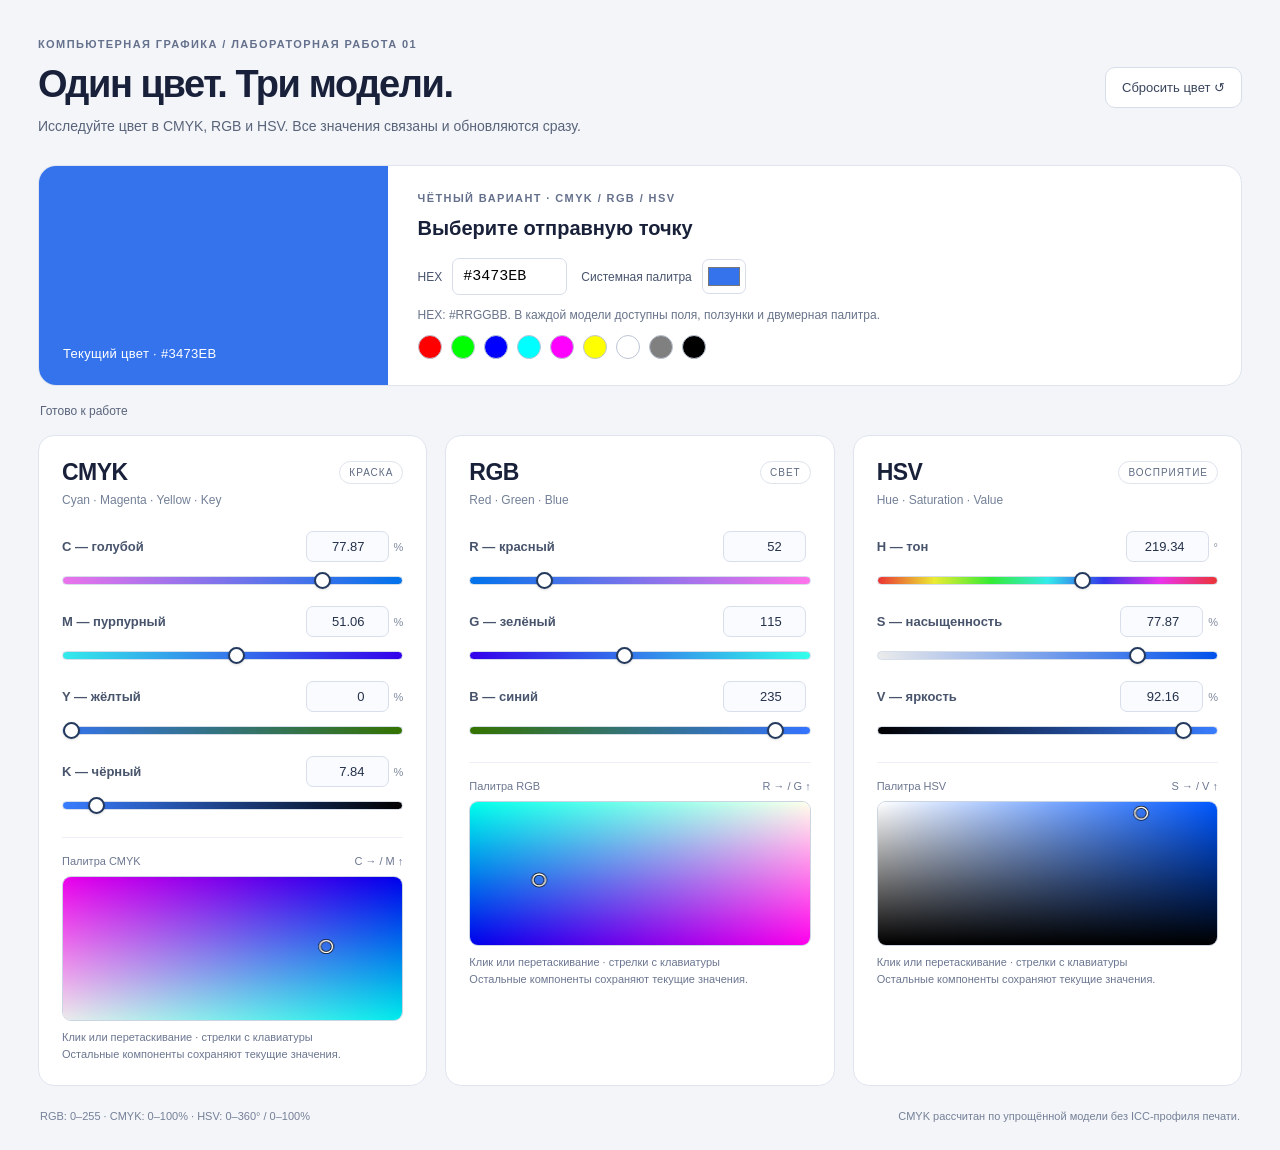
<file: lab1/index.html>
<!doctype html>
<html lang="ru">
<head>
  <meta charset="utf-8"><meta name="viewport" content="width=device-width, initial-scale=1">
  <title>Цветовые модели — лабораторная работа 1</title>
  <link rel="stylesheet" href="style.css">
  <script src="color.js" defer></script><script src="app.js" defer></script>
</head>
<body>
<main>
  <header><div><p class="eyebrow">Компьютерная графика / Лабораторная работа 01</p>
  <h1>Один цвет. Три модели.</h1><p class="intro">Исследуйте цвет в CMYK, RGB и HSV. Все значения связаны и обновляются сразу.</p></div>
  <button id="reset" class="secondary">Сбросить цвет ↺</button></header>
  <section class="overview" aria-label="Текущий цвет">
    <div id="preview" class="preview"><span id="preview-label">Текущий цвет</span></div>
    <div class="color-info"><p class="eyebrow">Чётный вариант · CMYK / RGB / HSV</p>
      <h2>Выберите отправную точку</h2>
      <div class="quick-input"><label for="hex">HEX <input id="hex" value="#3473EB" maxlength="7" spellcheck="false" aria-describedby="hex-help"></label>
      <label class="picker-label">Системная палитра <input id="picker" type="color" value="#3473eb" aria-label="Открыть системную палитру"></label></div>
      <p id="hex-help" class="help">HEX: #RRGGBB. В каждой модели доступны поля, ползунки и двумерная палитра.</p>
      <div id="swatches" class="swatches" aria-label="Готовые цвета"></div>
    </div>
  </section>
  <p id="status" class="status" role="status" aria-live="polite">Готово к работе</p>
  <div id="models" class="models"></div>
  <footer><span>RGB: 0–255 · CMYK: 0–100% · HSV: 0–360° / 0–100%</span>
    <span>CMYK рассчитан по упрощённой модели без ICC-профиля печати.</span></footer>
</main>
</body></html>
</file>
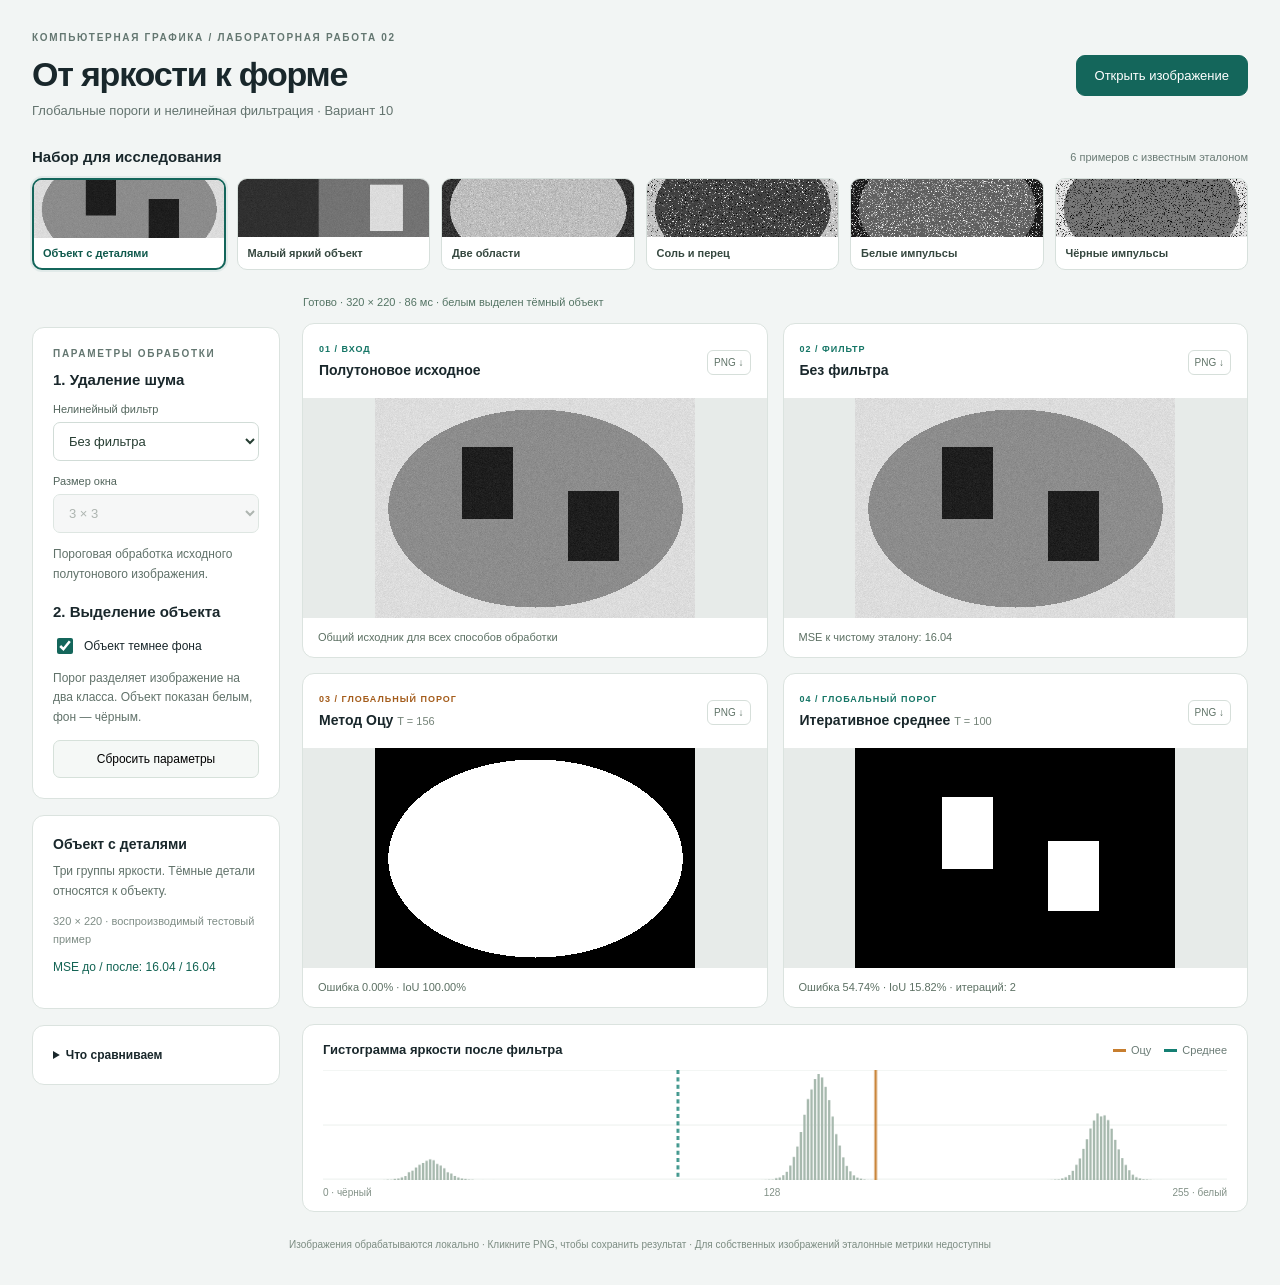
<file: lab2/index.html>
<!doctype html>
<html lang="ru">
<head>
<meta charset="utf-8"><meta name="viewport" content="width=device-width,initial-scale=1">
<title>Лабораторная работа 2 — обработка изображений</title>
<link rel="stylesheet" href="style.css">
<script src="processing.js" defer></script><script src="samples.js" defer></script><script src="app.js" defer></script>
</head>
<body><main>
<header><div><p class="eyebrow">Компьютерная графика / Лабораторная работа 02</p><h1>От яркости к форме</h1><p class="intro">Глобальные пороги и нелинейная фильтрация · Вариант 10</p></div>
<label class="upload">Открыть изображение<input id="file" type="file" accept="image/*"></label></header>
<section class="sample-section" aria-labelledby="samples-title"><div class="section-line"><h2 id="samples-title">Набор для исследования</h2><span>6 примеров с известным эталоном</span></div><div id="samples" class="samples"></div></section>
<div class="workspace"><aside>
<section class="settings"><p class="eyebrow">Параметры обработки</p><h2>1. Удаление шума</h2>
<label for="filter">Нелинейный фильтр</label><select id="filter"><option value="none">Без фильтра</option><option value="median">Медианный</option><option value="min">Минимальный</option><option value="max">Максимальный</option></select>
<label for="size">Размер окна</label><select id="size"><option value="3">3 × 3</option><option value="5">5 × 5</option><option value="7">7 × 7</option></select>
<p class="help" id="filter-help">Пороговая обработка исходного полутонового изображения.</p>
<h2>2. Выделение объекта</h2><label class="check"><input id="invert" type="checkbox"> Объект темнее фона</label>
<p class="help">Порог разделяет изображение на два класса. Объект показан белым, фон — чёрным.</p>
<button id="reset" class="secondary">Сбросить параметры</button>
</section>
<section class="note"><h2 id="source-name">Объект с деталями</h2><p id="sample-note"></p><p id="dimensions" class="dimensions"></p><p id="quality" class="quality"></p></section>
<details><summary>Что сравниваем</summary><p>Оцу выбирает порог с максимальным различием средних яркостей классов с учётом их размеров. Итеративное среднее уточняет порог как полусумму средних двух классов.</p><p>Медиана подавляет «соль и перец». Минимум удаляет светлые импульсы и расширяет тёмные области, максимум — наоборот. На границе изображения повторяется ближайший пиксель.</p></details>
</aside>
<div class="results"><p id="status" class="status" role="status" aria-live="polite">Подготовка изображения…</p>
<div class="image-grid">
<section class="image-panel"><div class="panel-head"><div><span class="step">01 / ВХОД</span><h2>Полутоновое исходное</h2></div><button class="download" data-canvas="original" aria-label="Скачать исходное изображение">PNG ↓</button></div><canvas id="original" aria-label="Исходное полутоновое изображение" role="img"></canvas><p class="panel-foot">Общий исходник для всех способов обработки</p></section>
<section class="image-panel"><div class="panel-head"><div><span class="step">02 / ФИЛЬТР</span><h2 id="filtered-title">Без фильтра</h2></div><button class="download" data-canvas="filtered" aria-label="Скачать результат фильтрации">PNG ↓</button></div><canvas id="filtered" aria-label="Изображение после нелинейной фильтрации" role="img"></canvas><p id="filter-metric" class="panel-foot"></p></section>
<section class="image-panel"><div class="panel-head"><div><span class="step otsu">03 / ГЛОБАЛЬНЫЙ ПОРОГ</span><h2>Метод Оцу <span id="otsu-threshold" class="threshold"></span></h2></div><button class="download" data-canvas="otsu" aria-label="Скачать результат Оцу">PNG ↓</button></div><canvas id="otsu" aria-label="Бинаризация методом Оцу" role="img"></canvas><p id="otsu-metric" class="panel-foot"></p></section>
<section class="image-panel"><div class="panel-head"><div><span class="step">04 / ГЛОБАЛЬНЫЙ ПОРОГ</span><h2>Итеративное среднее <span id="iter-threshold" class="threshold"></span></h2></div><button class="download" data-canvas="iter" aria-label="Скачать результат итеративного среднего">PNG ↓</button></div><canvas id="iter" aria-label="Бинаризация методом итеративного среднего" role="img"></canvas><p id="iter-metric" class="panel-foot"></p></section>
</div>
<section class="histogram-panel"><div class="section-line"><h2>Гистограмма яркости после фильтра</h2><span><b class="legend orange">Оцу</b> <b class="legend teal">Среднее</b></span></div><canvas id="histogram" width="768" height="135" role="img" aria-label="Гистограмма яркости с порогами двух методов"></canvas><div class="axis"><span>0 · чёрный</span><span>128</span><span>255 · белый</span></div></section>
</div></div>
<footer>Изображения обрабатываются локально · Кликните PNG, чтобы сохранить результат · Для собственных изображений эталонные метрики недоступны</footer>
</main></body></html>
</file>
<file: lab1/style.css>
:root{font-family:Arial,Helvetica,sans-serif;color:#19213a;background:#f3f5f9;font-synthesis:none}
*{box-sizing:border-box}body{margin:0}main{max-width:1440px;margin:auto;padding:38px 38px 24px}header{display:flex;justify-content:space-between;align-items:center;gap:24px;margin-bottom:28px}
.eyebrow{font-size:11px;text-transform:uppercase;letter-spacing:1.4px;font-weight:700;color:#65718c;margin:0 0 13px}h1{font-size:38px;letter-spacing:-1.4px;margin:0 0 10px}h2{font-size:20px;margin:0 0 18px}.intro{font-size:14px;color:#59647a;margin:0;line-height:1.5}
button,input{font:inherit}button{cursor:pointer}.secondary{background:white;border:1px solid #d7deea;border-radius:10px;padding:12px 16px;font-size:13px;white-space:nowrap;color:#39445c}button:hover{filter:brightness(.96)}:focus-visible{outline:3px solid #316deb;outline-offset:3px}
.overview{background:white;border:1px solid #dfe4ee;border-radius:18px;display:grid;grid-template-columns:29% 1fr;overflow:hidden;min-height:216px}.preview{background:#3473eb;padding:24px;display:flex;align-items:flex-end;transition:background-color .06s}.preview span{font-size:13px;letter-spacing:.3px}.color-info{padding:26px 30px}.quick-input{display:flex;align-items:center;flex-wrap:wrap;gap:14px}label{font-size:12px;color:#48546c}.quick-input label{display:flex;align-items:center;gap:10px}#hex{width:115px;padding:9px 10px;border:1px solid #d6ddeb;border-radius:7px;font-family:monospace;font-size:15px;text-transform:uppercase}#picker{border:1px solid #d6ddeb;border-radius:7px;width:44px;height:35px;padding:3px;background:white;cursor:pointer}.help{color:#69748a;font-size:12px;line-height:1.5;margin:11px 0}.swatches{display:flex;gap:9px;flex-wrap:wrap}.swatch{width:24px;height:24px;border:1px solid #bcc5d5;border-radius:50%}.status{font-size:12px;color:#59647a;min-height:18px;margin:18px 2px 13px}.status.error{color:#ad1b38}
.models{display:grid;grid-template-columns:repeat(3,minmax(0,1fr));gap:18px}.model{background:white;border:1px solid #dfe4ee;border-radius:16px;padding:23px;min-width:0}.model-head{display:flex;justify-content:space-between;align-items:center;margin-bottom:6px}.model h2{font-size:23px;letter-spacing:-.5px;margin:0}.tag{font-size:10px;letter-spacing:1px;color:#5e6b84;border:1px solid #dee4ed;border-radius:20px;padding:5px 9px}.description{color:#738097;font-size:12px;margin:7px 0 22px;min-height:16px}.channel{margin-bottom:17px}.channel-top{display:flex;align-items:center;justify-content:space-between;gap:8px;margin-bottom:9px}.channel label{font-size:13px;font-weight:600}.channel input[type=number]{width:83px;text-align:right;border:1px solid #d8dfeb;border-radius:7px;padding:7px 8px;color:#24314b;background:#fafbfe;font-variant-numeric:tabular-nums;font-size:13px}.unit{font-size:11px;color:#7d879b;margin-left:5px}.channel input[type=range]{appearance:none;width:100%;height:9px;border:1px solid #d6deea;border-radius:10px;margin:0;cursor:pointer}.channel input[type=range]::-webkit-slider-thumb{appearance:none;background:white;width:17px;height:17px;border:2px solid #23395d;border-radius:50%;box-shadow:0 1px 3px #0002}.channel input[type=range]::-moz-range-thumb{background:white;width:14px;height:14px;border:2px solid #23395d;border-radius:50%}
.palette-wrap{margin-top:23px;border-top:1px solid #edf0f6;padding-top:17px}.palette-title{display:flex;justify-content:space-between;font-size:11px;color:#6c7790;margin:0 0 9px}.palette{width:100%;height:145px;display:block;border-radius:9px;border:1px solid #cbd4e3;cursor:crosshair;touch-action:none}.palette-help{font-size:11px;color:#6b7690;line-height:1.5;margin:8px 0 0}input[aria-invalid=true]{border-color:#b52b45!important;background:#fff2f5!important}footer{display:flex;justify-content:space-between;gap:15px;font-size:11px;line-height:1.5;color:#758097;padding:22px 2px 0}
@media(max-width:980px){main{padding:24px}.models{gap:12px}.model{padding:17px}.description{min-height:30px}h1{font-size:32px}.overview{grid-template-columns:25% 1fr}.color-info{padding:22px}}
@media(max-width:720px){main{padding:20px 16px}header{align-items:flex-start;flex-direction:column;gap:15px}h1{font-size:30px}.overview{grid-template-columns:1fr}.preview{min-height:120px}.color-info{padding:22px}.models{grid-template-columns:1fr}.description{min-height:0}.palette{height:170px}footer{flex-direction:column;gap:7px}}
</file>
<file: lab2/style.css>
:root{font-family:Arial,Helvetica,sans-serif;color:#19272b;background:#f2f5f4;font-synthesis:none}*{box-sizing:border-box}body{margin:0}main{max-width:1480px;margin:auto;padding:32px}header{display:flex;align-items:center;justify-content:space-between;gap:25px;margin-bottom:30px}.eyebrow{font-size:10px;letter-spacing:1.7px;text-transform:uppercase;color:#647771;font-weight:700;margin:0 0 12px}h1{font-size:34px;letter-spacing:-1.2px;margin:0 0 9px}h2{font-size:15px;margin:0}.intro{font-size:13px;color:#63736e;margin:0}.upload{background:#14665b;color:white;border:1px solid #14665b;border-radius:9px;padding:12px 18px;cursor:pointer;position:relative;overflow:hidden;white-space:nowrap;font-size:13px}.upload input{position:absolute;inset:0;opacity:0;width:100%;cursor:pointer}.upload:focus-within{outline:3px solid #dc9b30;outline-offset:3px}.section-line{display:flex;justify-content:space-between;align-items:center;gap:15px;margin-bottom:13px}.section-line>span{font-size:11px;color:#6a7b75}.samples{display:grid;grid-template-columns:repeat(6,minmax(0,1fr));gap:11px}.sample{padding:0;border:1px solid #d7e0dc;border-radius:10px;overflow:hidden;cursor:pointer;background:white;text-align:left;color:#35473f}.sample canvas{display:block;width:100%;height:58px;object-fit:cover}.sample span{display:block;font-size:11px;font-weight:600;padding:10px}.sample[aria-pressed=true]{border:2px solid #14665b;box-shadow:0 0 0 2px #14665b13}.sample[aria-pressed=true] span{padding:9px;color:#0f594c}.workspace{display:grid;grid-template-columns:248px 1fr;gap:22px;margin-top:24px}aside{padding-top:33px}.settings,.note,details{background:white;border:1px solid #dbe3df;border-radius:12px;padding:20px;margin-bottom:16px}.settings h2{margin:18px 0 15px}.settings h2:first-of-type{margin-top:0}.settings label:not(.check){font-size:11px;display:block;color:#52655c;margin:14px 0 7px}select{width:100%;padding:10px 11px;border:1px solid #d1dcd7;border-radius:7px;background:#fff;font:inherit;font-size:13px;color:#273e33}select:disabled{background:#f3f5f4;color:#8c9690}.help,.note p,details p{font-size:12px;line-height:1.65;color:#61726a}.check{display:flex;align-items:center;gap:8px;font-size:12px;line-height:1.5}.check input{width:16px;height:16px;accent-color:#14665b}.secondary{font:inherit;font-size:12px;background:#f5f8f6;padding:11px;border:1px solid #d6e1da;border-radius:7px;cursor:pointer;width:100%}.note h2{font-size:14px}.note p{margin:10px 0}.note .dimensions{font-size:11px;color:#7f8d86}.note .quality{font-variant-numeric:tabular-nums;color:#126353}summary{font-size:12px;font-weight:600;cursor:pointer;line-height:1.5}.status{font-size:11px;line-height:1.5;min-height:17px;color:#547464;margin:0 1px 12px}.status.error{color:#a5283e}.image-grid{display:grid;grid-template-columns:1fr 1fr;gap:15px}.image-panel{min-width:0;background:white;border:1px solid #dbe3df;border-radius:12px;overflow:hidden}.panel-head{display:flex;justify-content:space-between;gap:8px;align-items:center;padding:15px 16px 13px;min-height:74px}.panel-head h2{font-size:14px;line-height:1.4}.step{display:block;font-size:9px;letter-spacing:1px;font-weight:700;color:#147565;margin-bottom:7px}.step.otsu{color:#a45c1b}.download{border:1px solid #d6dfda;background:white;border-radius:6px;font-size:10px;color:#5f7367;padding:6px;cursor:pointer;flex-shrink:0}.download:disabled{opacity:.4;cursor:wait}.image-panel>canvas{width:100%;height:220px;object-fit:contain;background:#e7ebe9;display:block;image-rendering:auto}.panel-foot{font-size:11px;line-height:1.55;color:#5c7063;padding:11px 15px;min-height:39px;margin:0;font-variant-numeric:tabular-nums}.threshold{font-size:11px;font-weight:500;color:#748378;white-space:nowrap}.histogram-panel{background:white;border:1px solid #dbe3df;border-radius:12px;padding:17px 20px 13px;margin-top:16px}.histogram-panel h2{font-size:13px}#histogram{width:100%;height:110px;display:block}.axis{display:flex;justify-content:space-between;font-size:10px;color:#829187;margin-top:7px}.legend{font-weight:500;white-space:nowrap}.legend:before{content:'';display:inline-block;width:13px;height:3px;vertical-align:middle;margin:0 5px 0 10px}.orange:before{background:#c77e2f}.teal:before{background:#147f73}footer{font-size:10px;color:#7c8c82;text-align:center;margin-top:25px;line-height:1.6}button:focus-visible,select:focus-visible,input:focus-visible{outline:3px solid #d9a442;outline-offset:3px}button:hover{filter:brightness(.97)}@media(min-width:1300px){.image-panel>canvas{height:255px}}@media(max-width:950px){main{padding:23px}.workspace{grid-template-columns:215px 1fr;gap:15px}.settings,.note,details{padding:16px}.samples{grid-template-columns:repeat(3,1fr)}.panel-head{padding:12px}.panel-head h2{font-size:12px}.image-panel>canvas{height:180px}.panel-foot{font-size:10px;padding:10px}.histogram-panel .section-line{flex-wrap:wrap}}@media(max-width:700px){main{padding:20px 14px}header{align-items:flex-start;flex-direction:column;gap:17px}h1{font-size:29px}.section-line{align-items:flex-start}.sample span{font-size:10px;min-height:39px}.workspace{grid-template-columns:1fr}aside{padding-top:0;display:grid;grid-template-columns:1fr;gap:0}.image-grid{grid-template-columns:1fr}.image-panel>canvas{height:230px}.panel-head h2{font-size:14px}.panel-foot{font-size:11px}.settings{display:grid;grid-template-columns:1fr;gap:0}.note{margin-bottom:12px}.histogram-panel{padding:15px}.status{margin-bottom:13px}}
</file>
